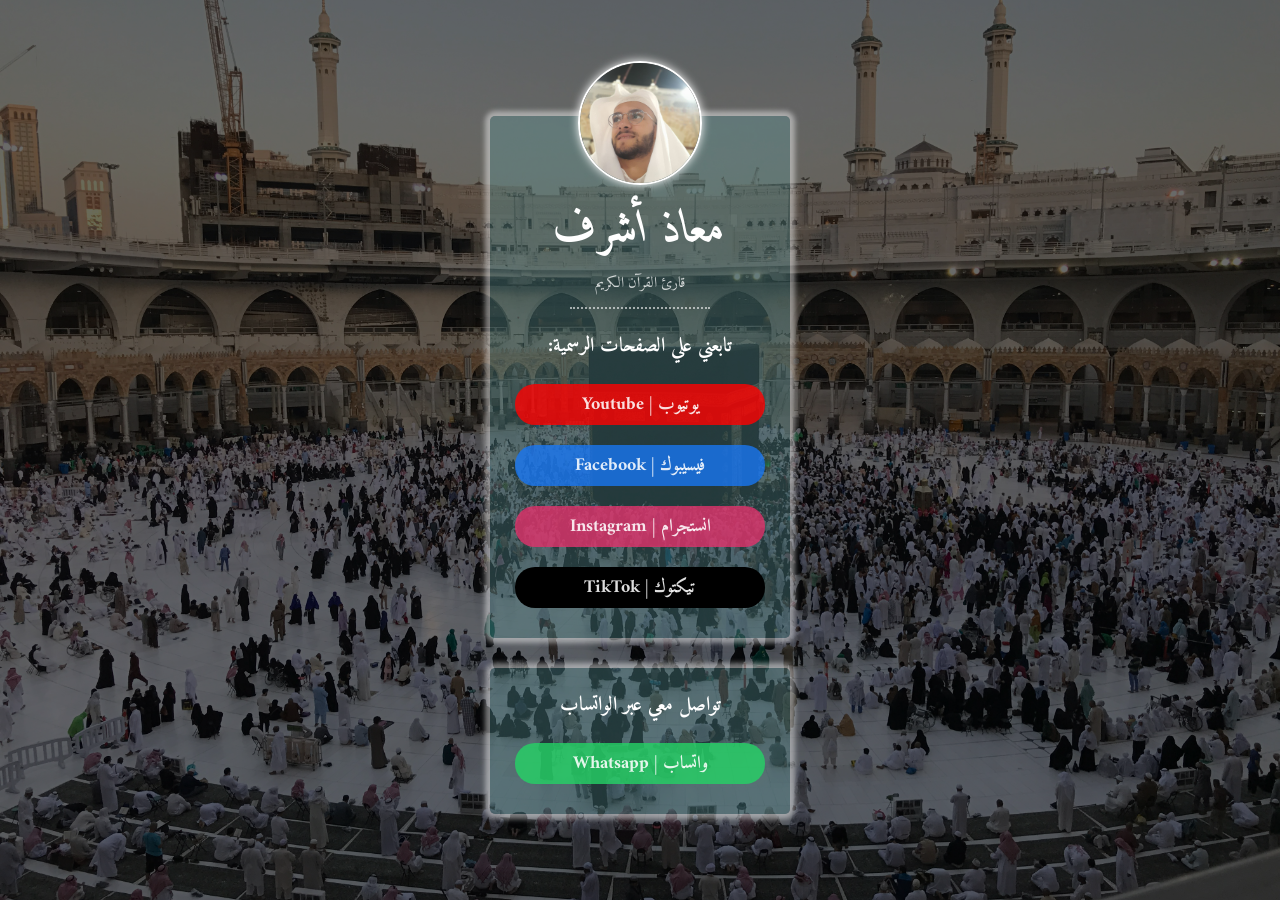
<file: index.html>
<!DOCTYPE html>
<html lang="ar" dir="rtl">
<head>
  <meta charset="UTF-8">
  <meta name="viewport" content="width=device-width, initial-scale=1.0">
  <link rel="stylesheet" href="styles.css">
  <title>معاذ أشرف | Moaz Ashraf</title>
</head>
<body>
  <div class="container" role="main">
    <div class="card">
      <img src="images/moazAshrafPhoto.jpg" alt="" class="logo">
      <h2 class="name">معاذ أشرف</h2>
      <p class="title">قارئ القرآن الكريم</p>
      <p class="cta">تابعني علي الصفحات الرسمية:</p>
      <div class="links">
        <a href="https://www.youtube.com/@MoazAshrafHashim" target="_blank" class="youtube">يوتيوب | Youtube</a>
        <a href="https://www.facebook.com/moazashrafhashim" target="_blank" class="facebook">فيسيبوك | Facebook</a>
        <a href="https://www.instagram.com/moazashrafhashim/" target="_blank" class="instagram">انستجرام | Instagram</a>
        <a href="https://www.tiktok.com/@moazashrafhashim/" target="_blank" class="tiktok">تيكتوك | TikTok</a>
      </div>
    </div>
    <div class="card">
      <p class="cta">تواصل معي عبر الواتساب</p>
      <a href="https://wa.me/201020073662" class="whatsapp">واتساب | Whatsapp</a>
    </div>
  </div>
</body>
</html>
</file>
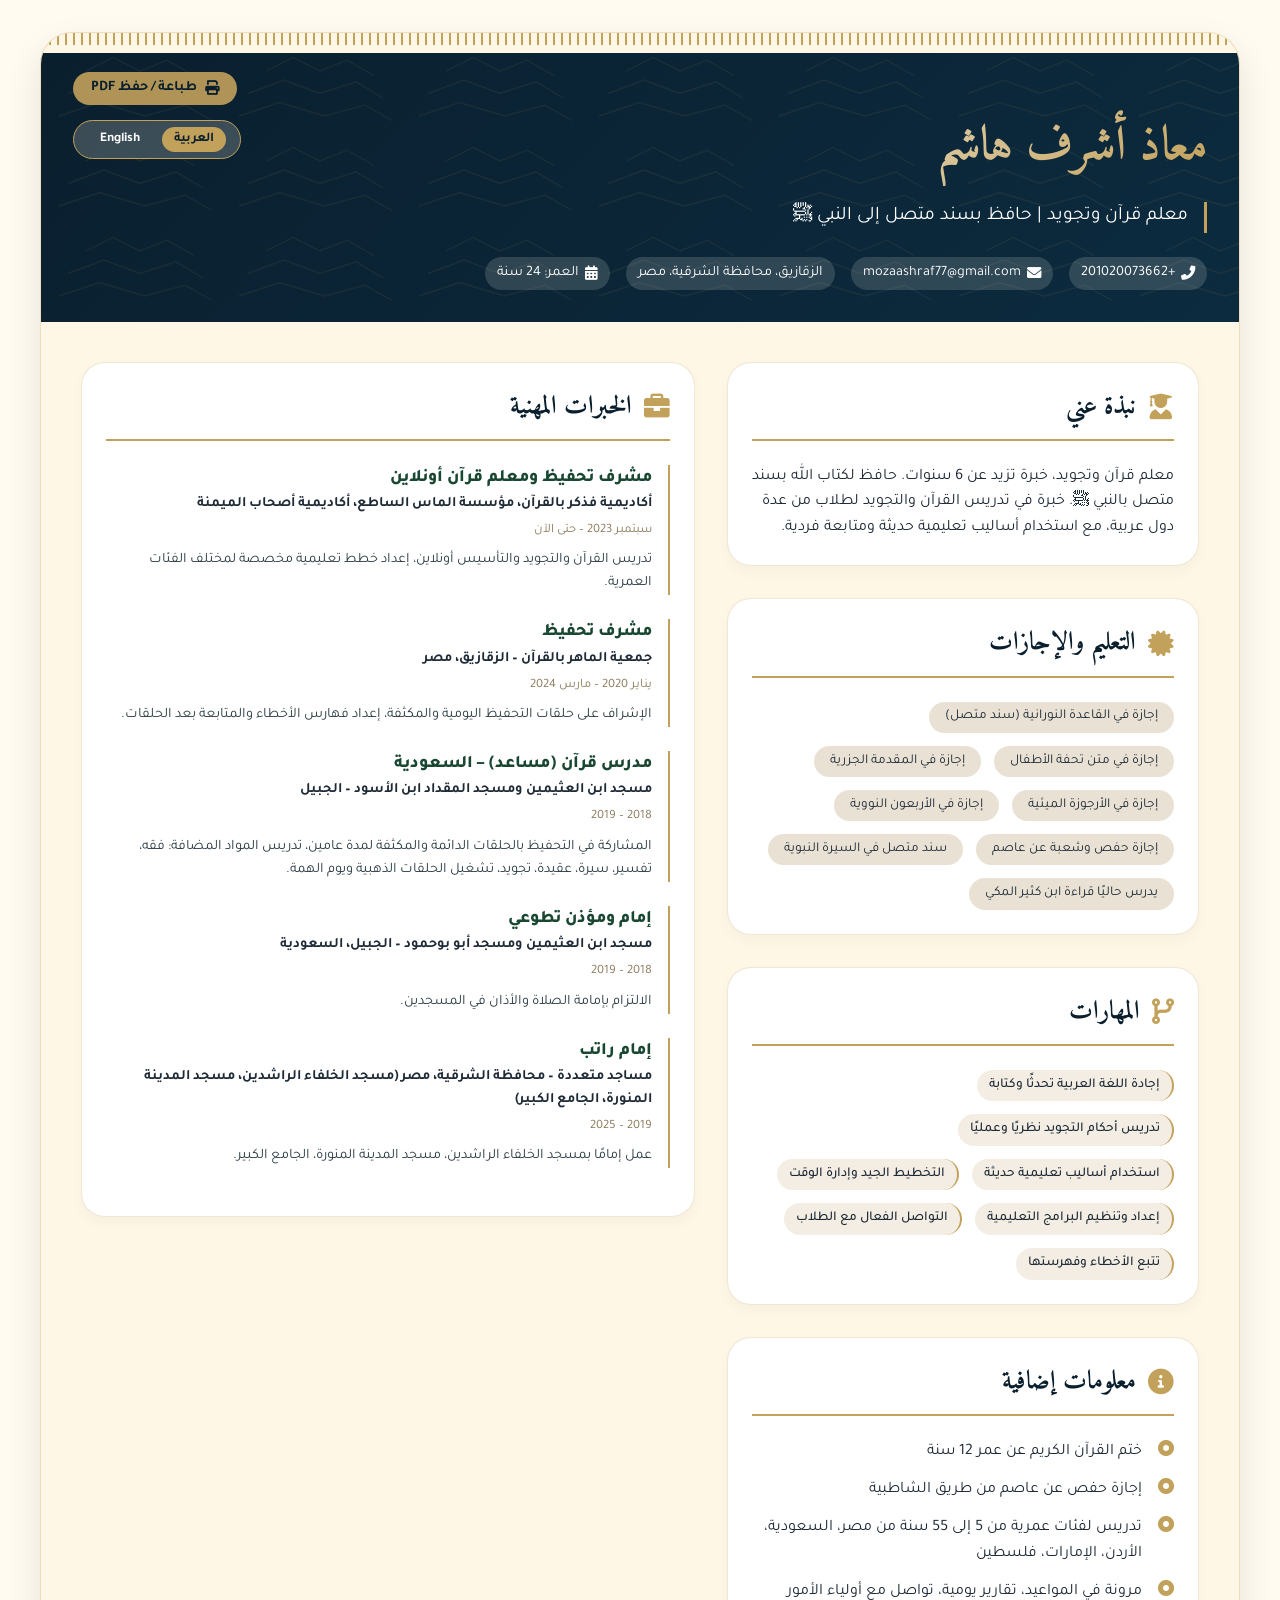
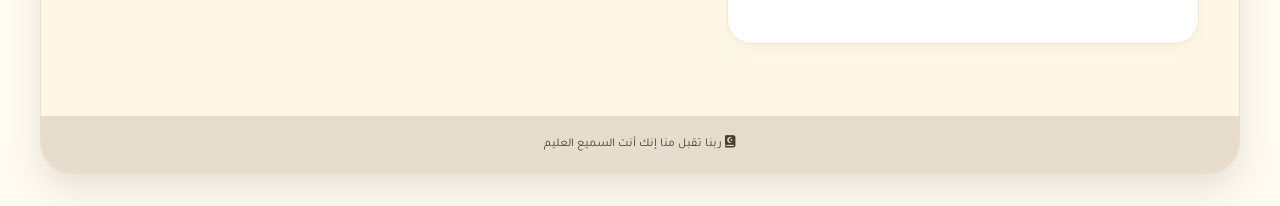
<file: resume/index.html>
<!DOCTYPE html>
<html lang="ar" dir="rtl">

<head>
    <meta charset="UTF-8">
    <meta name="viewport" content="width=device-width, initial-scale=1.0, viewport-fit=cover">
    <meta name="description"
        content="السيرة الذاتية لمعاذ أشرف هاشم - معلم قرآن وتجويد، حاصل على إجازات متصلة في القراءات والعلوم الشرعية">
    <meta name="keywords" content="معاذ أشرف هاشم, معلم قرآن, تجويد, إجازات قرآنية, سيرة ذاتية, Quran Teacher, Tajweed">
    <meta name="author" content="معاذ أشرف هاشم">
    <meta name="robots" content="index, follow">
    <meta property="og:title" content="معاذ أشرف هاشم | معلم قرآن وتجويد">
    <meta property="og:description" content="سيرة ذاتية لمعلم قرآن وتجويد حاصل على إجازات متصلة بالسند النبوي">
    <meta property="og:type" content="profile">
    <meta property="og:locale" content="ar_AR">
    <title>معاذ أشرف هاشم | السيرة الذاتية - Quran Teacher CV</title>

    <!-- Google Fonts + Font Awesome -->
    <link
        href="https://fonts.googleapis.com/css2?family=Amiri:wght@400;700;800&family=Tajawal:wght@300;400;500;700;800&display=swap"
        rel="stylesheet">
    <link rel="stylesheet" href="https://cdnjs.cloudflare.com/ajax/libs/font-awesome/6.0.0-beta3/css/all.min.css">

    <style>
        * {
            margin: 0;
            padding: 0;
            box-sizing: border-box;
        }

        :root {
            --islamic-navy: #0a1f2e;
            --islamic-gold: #c2a15b;
            --islamic-dark-gold: #9e7e46;
            --islamic-emerald: #1a4731;
            --light-cream: #fef7e6;
            --light-bg: #fffbf0;
            --shadow: 0 15px 35px rgba(0, 0, 0, 0.1);
            --border-gold: 1px solid rgba(194, 161, 91, 0.3);
        }

        body {
            font-family: 'Tajawal', sans-serif;
            background-color: var(--light-bg);
            color: #1e2a36;
            transition: all 0.3s ease;
            line-height: 1.6;
        }

        /* RTL / LTR Handling */
        body[dir="ltr"] {
            text-align: left;
        }

        body[dir="rtl"] {
            text-align: right;
        }

        /* Main Container */
        .cv-container {
            max-width: 1200px;
            margin: 2rem auto;
            background: var(--light-cream);
            border-radius: 32px;
            box-shadow: var(--shadow);
            overflow: hidden;
            position: relative;
            border: var(--border-gold);
        }

        /* Islamic Geometric SVG Pattern Header */
        .pattern-bg {
            height: 12px;
            background: repeating-linear-gradient(90deg, var(--islamic-gold) 0px, var(--islamic-gold) 2px, transparent 2px, transparent 8px);
        }

        .pattern-bg-top {
            background: radial-gradient(circle at 10% 30%, rgba(194, 161, 91, 0.1) 2%, transparent 2.5%);
            background-size: 28px 28px;
            height: 8px;
        }

        .hero-section {
            background: linear-gradient(135deg, var(--islamic-navy) 0%, #0c2b3f 100%);
            padding: 2rem 2rem 2rem 2rem;
            color: white;
            position: relative;
        }

        .hero-section a {
            text-decoration: none;
            color: white;
        }

        /* arabesque decorative SVG */
        .hero-section::before {
            content: "";
            position: absolute;
            top: 0;
            left: 0;
            width: 100%;
            height: 100%;
            background-image: url("data:image/svg+xml,%3Csvg xmlns='http://www.w3.org/2000/svg' viewBox='0 0 200 100' opacity='0.08'%3E%3Cpath fill='none' stroke='%23c2a15b' stroke-width='1.5' d='M50,20 L80,5 L110,20 L140,8 L170,25 M30,45 L70,30 L110,45 L150,32 L180,50 M20,70 L65,55 L115,70 L160,58 L190,75'/%3E%3C/svg%3E");
            background-repeat: repeat;
            background-size: 180px;
            pointer-events: none;
        }

        .lang-switch {
            position: absolute;
            top: 4.2rem;
            left: 2rem;
            z-index: 20;
            display: flex;
            gap: 10px;
            background: rgba(255, 255, 240, 0.2);
            backdrop-filter: blur(5px);
            padding: 6px 14px;
            border-radius: 40px;
            border: 1px solid var(--islamic-gold);
        }

        .lang-btn {
            background: transparent;
            border: none;
            color: white;
            font-weight: bold;
            padding: 4px 12px;
            border-radius: 30px;
            cursor: pointer;
            transition: 0.2s;
            font-family: 'Tajawal', sans-serif;
        }

        .lang-btn.active {
            background: var(--islamic-gold);
            color: var(--islamic-navy);
        }

        body[dir="ltr"] .lang-switch {
            right: 2rem;
            left: auto;
        }

        .print-pdf-btn {
            position: absolute;
            top: 1.2rem;
            left: 2rem;
            background: rgba(194, 161, 91, 0.9);
            border: none;
            padding: 8px 18px;
            border-radius: 40px;
            font-weight: bold;
            color: #0a1f2e;
            cursor: pointer;
            font-family: 'Tajawal', sans-serif;
            transition: 0.2s;
            z-index: 20;
            display: flex;
            align-items: center;
            gap: 8px;
            font-size: 0.9rem;
        }

        body[dir="ltr"] .print-pdf-btn {
            right: 2rem;
            left: auto;
            font-size: 1rem;
        }

        .print-pdf-btn:hover {
            background: var(--islamic-dark-gold);
            color: white;
        }

        @media (max-width: 540px) {
            body[dir="ltr"] .hero-section {
                padding-top: 4rem;
            }

            .lang-switch {
                top: 3rem;
                left: 1rem;
                padding: 4px 3px;
            }

            body[dir="ltr"] .lang-switch {
                top: 3rem;
                right: 1rem;
                /* padding: 4px 3px; */
            }

            .lang-btn {
                padding: 1.5px 4.5px;
            }

            .print-pdf-btn {
                top: 0.5rem;
                left: 1rem;
                width: fit-content;
                font-size: 0.7rem;
                padding: 7px 9px;
                gap: 5px;
                margin-top: 3px;
            }

            body[dir="ltr"] .print-pdf-btn {
                top: 0.5rem;
                right: 1rem;
                width: fit-content;
                font-size: 0.75rem;
                padding: 7px 9px;
                gap: 5px;
                margin-top: 3px;
            }
        }

        .profile-row {
            display: flex;
            flex-wrap: wrap;
            align-items: center;
            justify-content: space-between;
            gap: 2rem;
            position: relative;
            z-index: 2;
            margin: 1.5rem auto 0;
        }

        .profile-info h1 {
            font-family: 'Amiri', serif;
            font-size: 3rem;
            font-weight: 800;
            letter-spacing: -0.5px;
            margin-bottom: 0.5rem;
            background: linear-gradient(135deg, #fff, var(--islamic-gold));
            -webkit-background-clip: text;
            background-clip: text;
            color: transparent;
        }

        .tagline {
            font-size: 1.2rem;
            border-right: 3px solid var(--islamic-gold);
            padding-right: 1rem;
            margin: 1rem 0;
        }

        body[dir="ltr"] .tagline {
            border-right: none;
            border-left: 3px solid var(--islamic-gold);
            padding-left: 1rem;
            padding-right: 0;
        }

        .contact-info {
            display: flex;
            flex-wrap: wrap;
            gap: 1rem;
            margin-top: 1.5rem;
            font-size: 0.9rem;
        }

        .contact-info span {
            background: rgba(255, 255, 240, 0.15);
            padding: 5px 12px;
            border-radius: 50px;
            display: inline-flex;
            align-items: center;
            gap: 6px;
        }

        /* Cards and content */
        .content-grid {
            padding: 2.5rem;
        }

        .two-columns {
            display: grid;
            grid-template-columns: 1fr 1.3fr;
            gap: 2rem;
        }

        @media (max-width: 860px) {
            .two-columns {
                grid-template-columns: 1fr;
            }

            .hero-section {
                padding: 2rem 1.5rem;
            }

            .profile-info h1 {
                font-size: 2rem;
            }

            .content-grid {
                padding: 1.5rem;
            }
        }

        .card {
            background: white;
            border-radius: 24px;
            padding: 1.5rem;
            margin-bottom: 2rem;
            box-shadow: 0 6px 14px rgba(0, 0, 0, 0.03);
            border: 1px solid rgba(194, 161, 91, 0.25);
            transition: transform 0.2s;
        }

        .card:hover {
            transform: translateY(-3px);
        }

        .card-header {
            display: flex;
            align-items: center;
            gap: 12px;
            border-bottom: 2px solid var(--islamic-gold);
            padding-bottom: 0.7rem;
            margin-bottom: 1.5rem;
        }

        .card-header i {
            font-size: 1.6rem;
            color: var(--islamic-gold);
        }

        .card-header h2 {
            font-family: 'Amiri', serif;
            font-weight: 800;
            font-size: 1.6rem;
            color: var(--islamic-navy);
            margin: 0;
        }

        .skill-item,
        .info-item,
        .cert-item {
            margin-bottom: 0.8rem;
            display: flex;
            /* flex-wrap: wrap; */
            align-items: baseline;
            gap: 8px;
        }

        .skill-badge {
            background: #f3ede3;
            padding: 5px 12px;
            border-radius: 40px;
            font-size: 0.85rem;
            font-weight: 500;
            border-right: 2px solid var(--islamic-gold);
        }

        body[dir="ltr"] .skill-badge {
            border-right: none;
            border-left: 2px solid var(--islamic-gold);
        }

        .job-item {
            margin-bottom: 1.5rem;
            border-right: 2px solid var(--islamic-gold);
            padding-right: 1rem;
        }

        body[dir="ltr"] .job-item {
            border-right: none;
            border-left: 2px solid var(--islamic-gold);
            padding-left: 1rem;
            padding-right: 0;
        }

        .job-title {
            font-weight: 800;
            font-size: 1.1rem;
            color: var(--islamic-emerald);
        }

        .job-date {
            font-size: 0.8rem;
            color: #8b7a5b;
            display: inline-block;
            margin: 5px 0 8px;
        }

        .job-desc {
            font-size: 0.9rem;
            color: #2c3e44;
        }

        .extra-grid {
            display: flex;
            flex-wrap: wrap;
            gap: 0.8rem;
            margin-top: 1rem;
        }

        .extra-chip {
            background: #e9e2d4;
            padding: 0.3rem 1rem;
            border-radius: 30px;
            font-size: 0.85rem;
        }

        hr {
            margin: 1rem 0;
            border-color: rgba(194, 161, 91, 0.3);
        }

        footer {
            text-align: center;
            padding: 1.2rem;
            background: #e6ddce;
            font-size: 0.75rem;
            color: #4a3b2a;
        }

        /* Print styles */
        @media print {

            /* 1. تصفير الهوامش لضمان استغلال كامل الورقة */
            body,
            html {
                background: white !important;
                margin: 0 !important;
                padding: 0 !important;
                height: auto !important;
                /* هام: يمنع المتصفح من حجز مساحة ثابتة */
            }

            /* 2. ضبط الحاوية الرئيسية */
            .cv-container {
                box-shadow: none !important;
                margin: 0 !important;
                border: none !important;
                max-width: 100% !important;
                width: 100% !important;
                border-radius: 0 !important;
                height: auto !important;
                /* جعل الارتفاع مرناً حسب المحتوى */
            }

            /* 3. إزالة العناصر التي تسبب فراغات غير ضرورية */
            .hero-section {
                background: #0a1f2e !important;
                -webkit-print-color-adjust: exact;
                print-color-adjust: exact;
                margin-bottom: 0 !important;
                /* إزالة الفراغ أسفل الهيرو */
            }

            /* 4. معالجة الشبكة (Grid) لضمان عدم تداخل المحتوى */
            .content-grid {
                padding: 1rem !important;
                display: block !important;
                /* تحويل الـ Grid إلى بلوك عادي في الطباعة */
            }

            .two-columns {
                display: block !important;
                /* جعل الأعمدة تحت بعضها لضمان تدفق طبيعي */
            }

            /* 5. منع ظهور مساحات بيضاء بين الكروت */
            .card {
                page-break-inside: avoid;
                /* منع انقسام الكرت الواحد بين صفحتين */
                break-inside: avoid;
                margin-bottom: 1rem !important;
            }
        }
    </style>
</head>

<body dir="rtl">
    <div class="cv-container">
        <div class="pattern-bg"></div>
        <div class="pattern-bg-top"></div>

        <div class="hero-section">
            <div class="lang-switch">
                <button class="lang-btn active" data-lang="ar">العربية</button>
                <button class="lang-btn" data-lang="en">English</button>
            </div>
            <button class="print-pdf-btn" id="printPDFBtn"><i class="fas fa-print"></i> <span data-ar="طباعة / حفظ PDF"
                    data-en="Print / Save PDF">طباعة / حفظ PDF</span></button>

            <div class="profile-row">
                <div class="profile-info">
                    <h1 id="nameAr">معاذ أشرف هاشم</h1>
                    <h1 id="nameEn" style="display: none;">Moaz Ashraf Hashem</h1>
                    <div class="tagline" data-ar="معلم قرآن وتجويد | حافظ بسند متصل إلى النبي ﷺ"
                        data-en="Quran & Tajweed Teacher | Direct chain to Prophet ﷺ">معلم قرآن وتجويد | حافظ بسند متصل
                        إلى النبي ﷺ</div>
                    <div class="contact-info">
                        <span>
                            <i class="fas fa-phone-alt"></i>
                            <a href="tel:+201020073662" id="phoneVal">+201020073662</a>
                        </span>

                        <span>
                            <i class="fas fa-envelope"></i>
                            <a href="mailto:mozaashraf77@gmail.com" id="emailVal">mozaashraf77@gmail.com</a>
                        </span>

                        <span>
                            <i class="fas fa-home"></i>
                            <span class="lang-text" data-ar="الزقازيق، محافظة الشرقية، مصر"
                                data-en="Zagazig, Sharqia Governorate, Egypt">
                                الزقازيق، محافظة الشرقية، مصر
                            </span>
                        </span>

                        <span>
                            <i class="fas fa-map-marker-alt"></i>
                            <span class="lang-text" data-ar="العمر: 24 سنة" data-en="Age: 24 years">
                                العمر: 24 سنة
                            </span>
                        </span>
                    </div>
                </div>
            </div>
        </div>

        <div class="content-grid">
            <div class="two-columns">
                <!-- العمود الأيمن (RTL) أو الأيسر في LTR -->
                <div class="right-col">
                    <!-- نبذة -->
                    <div class="card">
                        <div class="card-header">
                            <i class="fas fa-user-graduate"></i>
                            <h2 data-ar="نبذة عني" data-en="About Me">نبذة عني</h2>
                        </div>
                        <p id="bioText"
                            data-ar="معلم قرآن وتجويد، خبرة تزيد عن 6 سنوات. حافظ لكتاب الله بسند متصل بالنبي ﷺ. خبرة في تدريس القرآن والتجويد لطلاب من عدة دول عربية، مع استخدام أساليب تعليمية حديثة ومتابعة فردية."
                            data-en="Quran and Tajweed teacher with over 6 years of experience in Quran memorization and recitation instruction. Holds an authenticated chain of transmission (Sanad) connected to the Prophet Muhammad ﷺ in Quranic recitation. Experienced in teaching Quran and Tajweed, utilizing modern teaching methodologies and providing individualized follow-up to ensure effective learning outcomes.">
                            معلم قرآن وتجويد، خبرة تزيد عن 6 سنوات. حافظ لكتاب الله بسند متصل بالنبي ﷺ. خبرة في تدريس
                            القرآن والتجويد لطلاب من عدة دول عربية، مع استخدام أساليب تعليمية حديثة ومتابعة فردية.</p>
                    </div>

                    <!-- التعليم والإجازات -->
                    <div class="card">
                        <div class="card-header">
                            <i class="fas fa-certificate"></i>
                            <h2 data-ar="التعليم والإجازات" data-en="Education & Ijazat">التعليم والإجازات</h2>
                        </div>
                        <!-- <div class="info-item"><strong data-ar="التعليم:" data-en="Education:">التعليم:</strong> <span
                                data-ar="حاصل على ثانوية عامة ويدرس بكالوريوس تجارة قسم محاسبة - جامعة الزقازيق"
                                data-en="High school graduate, currently studying B.Sc. Accounting, Faculty of Commerce, Zagazig University">حاصل
                                على ثانوية عامة ويدرس بكالوريوس تجارة قسم محاسبة - جامعة الزقازيق</span></div> -->
                        <!-- <div style="margin: 15px 0 8px 0;"><strong><i class="fas fa-star-of-life"></i> <span
                                    data-ar="الإجازات العلمية" data-en="Scholarly Ijazat">الإجازات العلمية</span>
                                :</strong></div> -->
                        <div class="extra-grid" id="ijazatList">
                            <!-- data injected via js but we'll populate static -->
                        </div>
                    </div>

                    <!-- المهارات -->
                    <div class="card">
                        <div class="card-header">
                            <i class="fas fa-code-branch"></i>
                            <h2 data-ar="المهارات" data-en="Skills">المهارات</h2>
                        </div>
                        <div id="skillsList" class="extra-grid"></div>
                    </div>

                    <!-- معلومات اضافية -->
                    <div class="card">
                        <div class="card-header">
                            <i class="fas fa-info-circle"></i>
                            <h2 data-ar="معلومات إضافية" data-en="Extra Info">معلومات إضافية</h2>
                        </div>
                        <div id="extraInfoList"></div>
                    </div>
                </div>

                <!-- العمود الأيسر (الخبرات) -->
                <div class="left-col">
                    <div class="card">
                        <div class="card-header">
                            <i class="fas fa-briefcase"></i>
                            <h2 data-ar="الخبرات المهنية" data-en="Professional Experience">الخبرات المهنية</h2>
                        </div>
                        <div id="experienceList"></div>
                    </div>
                </div>
            </div>
        </div>
        <footer>
            <i class="fas fa-quran"></i> <span data-ar="ربنا تقبل منا إنك أنت السميع العليم"
                data-en="Our Lord, accept from us. Indeed You are the All-Hearing, All-Knowing.">ربنا تقبل منا إنك أنت
                السميع العليم</span>
        </footer>
    </div>

    <script>
        // البيانات المركزية
        const cvData = {
            skills: [
                { ar: "إجادة اللغة العربية تحدثًا وكتابة", en: "Proficiency in Arabic (spoken and written)" },
                { ar: "تدريس أحكام التجويد نظريًا وعمليًا", en: "Teaching Tajweed rules (theoretical and practical)" },
                { ar: "استخدام أساليب تعليمية حديثة", en: "Application of modern teaching methods" },
                { ar: "التخطيط الجيد وإدارة الوقت", en: "Strong planning and time management skills" },
                { ar: "إعداد وتنظيم البرامج التعليمية", en: "Designing and organizing educational programs" },
                { ar: "التواصل الفعال مع الطلاب", en: "Effective communication with students" },
                { ar: "تتبع الأخطاء وفهرستها", en: "Error tracking, analysis, and indexing for performance improvement" }
            ],
            ijazat: [
                { ar: "إجازة في القاعدة النورانية (سند متصل)", en: "Ijazah in Al-Qaida Al-Nooraniyyah (with connected Sanad)" },
                { ar: "إجازة في متن تحفة الأطفال", en: "Ijazah in _Tuhfat Al-Atfal_" },
                { ar: "إجازة في المقدمة الجزرية", en: "Ijazah in _Al-Muqaddimah Al-Jazariyyah_" },
                { ar: "إجازة في الأرجوزة الميئية", en: "Ijazah in _Al-Arjuzah Al-Mi’iyyah_" },
                { ar: "إجازة في الأربعون النووية", en: "Ijazah in _Al-Arba’een An-Nawawiyyah_" },
                { ar: "إجازة حفص وشعبة عن عاصم", en: "Ijazah in the recitations of Hafs and Shu‘bah from ‘Asim" },
                { ar: "سند متصل في السيرة النبوية", en: "Connected Sanad in the Prophetic Biography (Seerah)" },
                { ar: "يدرس حاليًا قراءة ابن كثير المكي", en: "Currently studying the recitation of Ibn Kathir Al-Makki" }
            ],
            extraInfo: [
                { ar: "ختم القرآن الكريم عن عمر 12 سنة", en: "Completed memorization of the Holy Quran at the age of 12" },
                { ar: "إجازة حفص عن عاصم من طريق الشاطبية", en: "Holds Ijazah in Hafs ‘an ‘Asim through the طريق الشاطبية (Ash-Shatibiyyah route)" },
                { ar: "تدريس لفئات عمرية من 5 إلى 55 سنة من مصر، السعودية، الأردن، الإمارات، فلسطين", en: "Taught students aged 5 to 55 from Egypt, Saudi Arabia, Jordan, UAE, and Palestine" },
                { ar: "مرونة في المواعيد، تقارير يومية، تواصل مع أولياء الأمور", en: "Flexible scheduling availability, Daily progress reports, Regular communication with parents/guardians" }
            ],
            experiences: [
                { titleAr: "مشرف تحفيظ ومعلم قرآن أونلاين", titleEn: "Online Quran Supervisor & Teacher", orgAr: "أكاديمية فذكر بالقرآن، مؤسسة الماس الساطع، أكاديمية أصحاب الميمنة", orgEn: "Fadhakkir Bil-Quran Academy | Almas Al-Satea Foundation | Ashab Al-Maymanah Academy", periodAr: "سبتمبر 2023 – حتى الآن", periodEn: "September 2023 – Present", tasksAr: "تدريس القرآن والتجويد والتأسيس أونلاين، إعداد خطط تعليمية مخصصة لمختلف الفئات العمرية.", tasksEn: "Teaching Quran recitation, Tajweed, and foundational Arabic/Quranic studies online. Preparing customized educational plans for different age groups." },
                { titleAr: "مشرف تحفيظ", titleEn: "Quran Memorization Supervisor", orgAr: "جمعية الماهر بالقرآن – الزقازيق، مصر", orgEn: "Al-Maher Bil-Quran Association", periodAr: "يناير 2020 – مارس 2024", periodEn: "January 2020 – March 2024", tasksAr: "الإشراف على حلقات التحفيظ اليومية والمكثفة، إعداد فهارس الأخطاء والمتابعة بعد الحلقات.", tasksEn: "Supervising daily and intensive Quran memorization circles. Preparing error-tracking reports and conducting post-session follow-ups." },
                { titleAr: "مدرس قرآن (مساعد) – السعودية", titleEn: "Assistant Quran Teacher - Saudi Arabia", orgAr: "مسجد ابن العثيمين ومسجد المقداد ابن الأسود – الجبيل", orgEn: "Ibn Uthaymeen Mosque & Al-Miqdad Ibn Al-Aswad Mosque", periodAr: "2018 – 2019", periodEn: "2018 – 2019", tasksAr: "المشاركة في التحفيظ بالحلقات الدائمة والمكثفة لمدة عامين، تدريس المواد المضافة: فقه، تفسير، سيرة، عقيدة، تجويد، تشغيل الحلقات الذهبية ويوم الهمة.", tasksEn: "Assisting in permanent and intensive memorization circles for two years. Teaching supplementary Islamic subjects including Fiqh, Tafsir, Seerah, Aqeedah, and Tajweed. Managing special educational programs and motivational learning sessions." },
                { titleAr: "إمام ومؤذن تطوعي", titleEn: "Volunteer Imam & Mu’adhin", orgAr: "مسجد ابن العثيمين ومسجد أبو بوحمود – الجبيل، السعودية", orgEn: "Ibn Uthaymeen Mosque & Abu Buhmood Mosque", periodAr: "2018 – 2019", periodEn: "2018 – 2019", tasksAr: "الالتزام بإمامة الصلاة والأذان في المسجدين.", tasksEn: "Leading congregational prayers and delivering the Adhan regularly" },
                { titleAr: "إمام راتب", titleEn: "Resident Imam", orgAr: "مساجد متعددة – محافظة الشرقية، مصر (مسجد الخلفاء الراشدين، مسجد المدينة المنورة، الجامع الكبير)", orgEn: "Multiple Mosques in Sharqia Governorate, Egypt (Mosque of the Rightly Guided Caliphs, Mosque of Al-Madinah Al-Munawarah, Grand Mosque)", periodAr: "2019 – 2025", periodEn: "2019 – 2025", tasksAr: "عمل إمامًا بمسجد الخلفاء الراشدين، مسجد المدينة المنورة، الجامع الكبير.", tasksEn: "Serving as Imam in Al-Khulafa Al-Rashidun Mosque, Al-Madinah Al-Munawarah Mosque, and Al-Jami’ Al-Kabir Mosque." }
            ]
        };

        // Populate static content
        function populateStatic() {
            // Skills
            const skillsContainer = document.getElementById("skillsList");

            cvData.skills.forEach(skillObj => {
                const span = document.createElement("span");
                span.className = "skill-badge";

                // ضبط القيم المختلفة لكل لغة
                span.setAttribute("data-ar", skillObj.ar);
                span.setAttribute("data-en", skillObj.en);

                // النص الابتدائي (يفضل أن يكون حسب اللغة الحالية)
                span.innerText = skillObj.ar;

                skillsContainer.appendChild(span);
            });
            // Ijazat
            const ijazatContainer = document.getElementById("ijazatList");
            cvData.ijazat.forEach(ijObj => {
                const chip = document.createElement("span");
                chip.className = "extra-chip";
                chip.setAttribute("data-ar", ijObj.ar);
                chip.setAttribute("data-en", ijObj.en);
                chip.innerText = ijObj.ar;
                ijazatContainer.appendChild(chip);
            });
            // Extra info
            const extraContainer = document.getElementById("extraInfoList");
            cvData.extraInfo.forEach(info => {
                const div = document.createElement("div");
                div.className = "info-item";
                const iEl = document.createElement("i");
                iEl.className = "fas fa-dot-circle";
                iEl.style.color = "var(--islamic-gold)";
                iEl.style.marginLeft = "8px";
                const span = document.createElement("span");
                span.setAttribute("data-ar", info.ar);
                span.setAttribute("data-en", info.en);
                span.innerText = info.ar;
                div.appendChild(iEl);
                div.appendChild(span);
                extraContainer.appendChild(div);
            });
            // Experiences
            const expContainer = document.getElementById("experienceList");
            cvData.experiences.forEach(exp => {
                const jobDiv = document.createElement("div");
                jobDiv.className = "job-item";
                const titleStrong = document.createElement("div");
                titleStrong.className = "job-title";
                titleStrong.setAttribute("data-ar", exp.titleAr);
                titleStrong.setAttribute("data-en", exp.titleEn);
                titleStrong.innerText = exp.titleAr;
                const orgSpan = document.createElement("div");
                orgSpan.style.fontWeight = "600";
                orgSpan.style.fontSize = "0.9rem";
                orgSpan.setAttribute("data-ar", exp.orgAr);
                orgSpan.setAttribute("data-en", exp.orgEn);
                orgSpan.innerText = exp.orgAr;
                const periodSpan = document.createElement("div");
                periodSpan.className = "job-date";
                periodSpan.setAttribute("data-ar", exp.periodAr);
                periodSpan.setAttribute("data-en", exp.periodEn);
                periodSpan.innerText = exp.periodAr;
                const descP = document.createElement("p");
                descP.className = "job-desc";
                descP.setAttribute("data-ar", exp.tasksAr);
                descP.setAttribute("data-en", exp.tasksEn);
                descP.innerText = exp.tasksAr;
                jobDiv.appendChild(titleStrong);
                jobDiv.appendChild(orgSpan);
                jobDiv.appendChild(periodSpan);
                jobDiv.appendChild(descP);
                expContainer.appendChild(jobDiv);
            });
        }

        // Language switcher
        let currentLang = "ar";
        function setLanguage(lang) {
            currentLang = lang;
            const isRtl = (lang === "ar");
            document.body.dir = isRtl ? "rtl" : "ltr";
            document.documentElement.lang = lang === "ar" ? "ar" : "en";
            document.title = lang === "ar" ? "معاذ أشرف هاشم | السيرة الذاتية" : "Moaz Ashraf Hashem | CV";

            // toggle name visibility
            const nameAr = document.getElementById("nameAr");
            const nameEn = document.getElementById("nameEn");
            if (lang === "ar") {
                nameAr.style.display = "block";
                nameEn.style.display = "none";
            } else {
                nameAr.style.display = "none";
                nameEn.style.display = "block";
                if (!nameEn.innerText) nameEn.innerText = "Moaz Ashraf Hashem";
            }

            // Update all elements with data-ar / data-en
            document.querySelectorAll("[data-ar][data-en]").forEach(el => {
                if (lang === "ar") el.innerText = el.getAttribute("data-ar");
                else el.innerText = el.getAttribute("data-en");
            });
            // for name and bio extra
            const bioElem = document.getElementById("bioText");
            if (bioElem) {
                if (lang === "ar") bioElem.innerText = bioElem.getAttribute("data-ar");
                else bioElem.innerText = bioElem.getAttribute("data-en");
            }
            // Update buttons text
            const printSpan = document.querySelector(".print-pdf-btn span");
            if (printSpan) {
                if (lang === "ar") printSpan.innerText = printSpan.getAttribute("data-ar");
                else printSpan.innerText = printSpan.getAttribute("data-en");
            }

            // Update skills, ijazat extra chips (custom dynamic re-text)
            document.querySelectorAll(".skill-badge, .extra-chip").forEach(el => {
                if (lang === "ar") el.innerText = el.getAttribute("data-ar") || el.innerText;
                else el.innerText = el.getAttribute("data-en") || el.innerText;
            });
            document.querySelectorAll("#extraInfoList .info-item span").forEach(el => {
                if (lang === "ar") el.innerText = el.getAttribute("data-ar");
                else el.innerText = el.getAttribute("data-en");
            });
            document.querySelectorAll(".job-item .job-title").forEach(el => {
                if (lang === "ar") el.innerText = el.getAttribute("data-ar");
                else el.innerText = el.getAttribute("data-en");
            });
            document.querySelectorAll(".job-item div:not(.job-title):not(.job-date)").forEach(el => {
                if (el.classList && el.classList.contains("job-date")) return;
                if (el.parentElement && el.parentElement.classList && el.parentElement.classList.contains("job-item") && el.tagName === "DIV" && !el.classList.contains("job-title")) {
                    if (lang === "ar") el.innerText = el.getAttribute("data-ar");
                    else el.innerText = el.getAttribute("data-en");
                }
            });
            document.querySelectorAll(".job-item .job-desc").forEach(el => {
                if (lang === "ar") el.innerText = el.getAttribute("data-ar");
                else el.innerText = el.getAttribute("data-en");
            });
            document.querySelectorAll(".contact-info span[data-ar]").forEach(el => {
                if (lang === "ar") el.innerHTML = el.getAttribute("data-ar");
                else el.innerHTML = el.getAttribute("data-en");
            });
            const ageSpan = document.querySelector(".contact-info span:last-child");
            if (ageSpan && !ageSpan.hasAttribute("data-ar")) {
                if (lang === "ar") ageSpan.innerHTML = '<i class="fas fa-calendar-alt"></i> العمر: 24 سنة';
                else ageSpan.innerHTML = '<i class="fas fa-calendar-alt"></i> Age: 24 years';
            }
            // toggle lang button active
            document.querySelectorAll(".lang-btn").forEach(btn => {
                if (btn.getAttribute("data-lang") === lang) btn.classList.add("active");
                else btn.classList.remove("active");
            });
        }

        // Print PDF handler
        document.getElementById("printPDFBtn").addEventListener("click", () => {
            window.print();
        });

        // Event listeners for language
        document.querySelectorAll(".lang-btn").forEach(btn => {
            btn.addEventListener("click", (e) => {
                const lang = btn.getAttribute("data-lang");
                setLanguage(lang);
            });
        });

        // Initialize content and language
        populateStatic();
        // make sure nameEn exists
        const nameEnSpan = document.getElementById("nameEn");
        if (nameEnSpan && !nameEnSpan.innerText) nameEnSpan.innerText = "Moaz Ashraf Hashem";
        setLanguage("ar");

        // Additional fix: repopulate contact location data-ar
        const locationSpan = document.querySelector(".contact-info span:nth-child(3)");
        if (locationSpan) {
            locationSpan.setAttribute("data-ar", "الزقازيق، محافظة الشرقية، مصر");
            locationSpan.setAttribute("data-en", "Zagazig, Sharqia, Egypt");
        }
        const taglineDiv = document.querySelector(".tagline");
        if (taglineDiv) {
            taglineDiv.setAttribute("data-ar", "معلم قرآن وتجويد | حافظ بسند متصل إلى النبي ﷺ");
            taglineDiv.setAttribute("data-en", "Quran & Tajweed Teacher | Direct chain to Prophet ﷺ");
        }
        const printSpanBtn = document.querySelector(".print-pdf-btn span");
        if (printSpanBtn) {
            printSpanBtn.setAttribute("data-ar", "طباعة / حفظ PDF");
            printSpanBtn.setAttribute("data-en", "Print / Save PDF");
        }
        const footerSpan = document.querySelector("footer span");
        if (footerSpan) {
            footerSpan.setAttribute("data-ar", "ربنا تقبل منا إنك أنت السميع العليم");
            footerSpan.setAttribute("data-en", "Our Lord, accept from us. Indeed You are the All-Hearing, All-Knowing.");
        }
        setLanguage("ar");
        // 1. تعديل مراقب الأحداث (Event Listeners) لحفظ اللغة عند النقر
        document.querySelectorAll(".lang-btn").forEach(btn => {
            btn.addEventListener("click", () => {
                const selectedLang = btn.getAttribute("data-lang");
                // حفظ اللغة في ذاكرة المتصفح المحلية باسم preferredLang
                localStorage.setItem("preferredLang", selectedLang);
            });
        });

        // 2. وظيفة للتحقق من اللغة المحفوظة عند تحميل الصفحة
        window.addEventListener("DOMContentLoaded", () => {
            // محاولة جلب اللغة من الذاكرة، وإذا لم توجد نستخدم العربية كافتراضية
            const savedLang = localStorage.getItem("preferredLang");

            if (savedLang) {
                // استدعاء دالة تغيير اللغة الموجودة مسبقاً في كودك
                setLanguage(savedLang);
            }
        });
    </script>
</body>

</html>
</file>
<file: styles.css>
@import url('https://fonts.googleapis.com/css2?family=Amiri:ital,wght@0,400;0,700;1,400;1,700&display=swap');

* {
  margin: 0;
  padding: 0;
}

body {
  width: 100vw;
  height: 100vh;
  overflow: hidden;
  background: url(images/bg.jpg);
  background-size: cover;
  background-position: center;
  /* background-position-x: -50px; */
  color: #fff;
  font-family: "Amiri", sans-serif;
  font-size: 18px;
}

.container {
  background-color: hsla(0, 0%, 0%, 0.58);
  width: 100%;
  height: 100%;
  display: flex;
  flex-flow: column;
  align-items: center;
  justify-content: center;
  gap: 30px;
  text-align: center;
}

.container .card {
  background-color: hsla(182, 25%, 50%, 0.336);
  width: 300px;
  display: flex;
  flex-flow: column;
  align-items: center;
  box-shadow: 0 0 5px 5px hsla(0, 0%, 100%, 0.459);
  border-radius: 5px;
}

.container .card:nth-of-type(1) {
  margin-top: 30px;
}

.container .card .logo {
  width: 120px;
  height: 120px;
  border-radius: 50%;
  border: 2px solid #fff;
  position: relative;
  top: -55px;
  box-shadow: 0 0 10px hsl(0, 0%, 100%);

}

.container .card .name {
  margin-top: -50px;
  font-size: 45px;
  font-style: italic;
}

.container .card .title {
  color: hsla(0, 0%, 100%, 0.761);
  font-size: 15px;
  border-bottom: 2px dotted hsla(0, 0%, 100%, 0.582);
  width: 140px;
  padding-bottom: 10px;
}

.container .card .cta {
  margin-top: 20px;
  font-size: 20px;
  font-weight: 600;
}

.container .card .links {
  margin-bottom: 30px;
}

.container .card a {
  display: block;
  text-decoration: none;
  color: hsla(0, 0%, 100%, 0.87);
  font-weight: 700;
  margin-top: 20px;
  width: 250px;
  border-radius: 20px;
  padding: 5px 0;
  transition: 0.2s;
}

.container .card a:hover {
  transform: scale(1.1);
}

.container .card .links .youtube {
  background-color: hsla(0, 100%, 50%, 0.8);
}

.container .card .links .facebook {
  background-color: hsla(214, 89%, 52%, 0.8);
}

.container .card .links .instagram {
  background-color: hsla(340, 75%, 54%, 0.8);
}

.container .card .links .tiktok {
  background-color: #000;
}

.container .card:nth-of-type(2) {
  padding-bottom: 30px;
}

.container .card:nth-of-type(2) a {
  background-color: hsla(142, 70%, 49%, 0.8);
}
</file>
